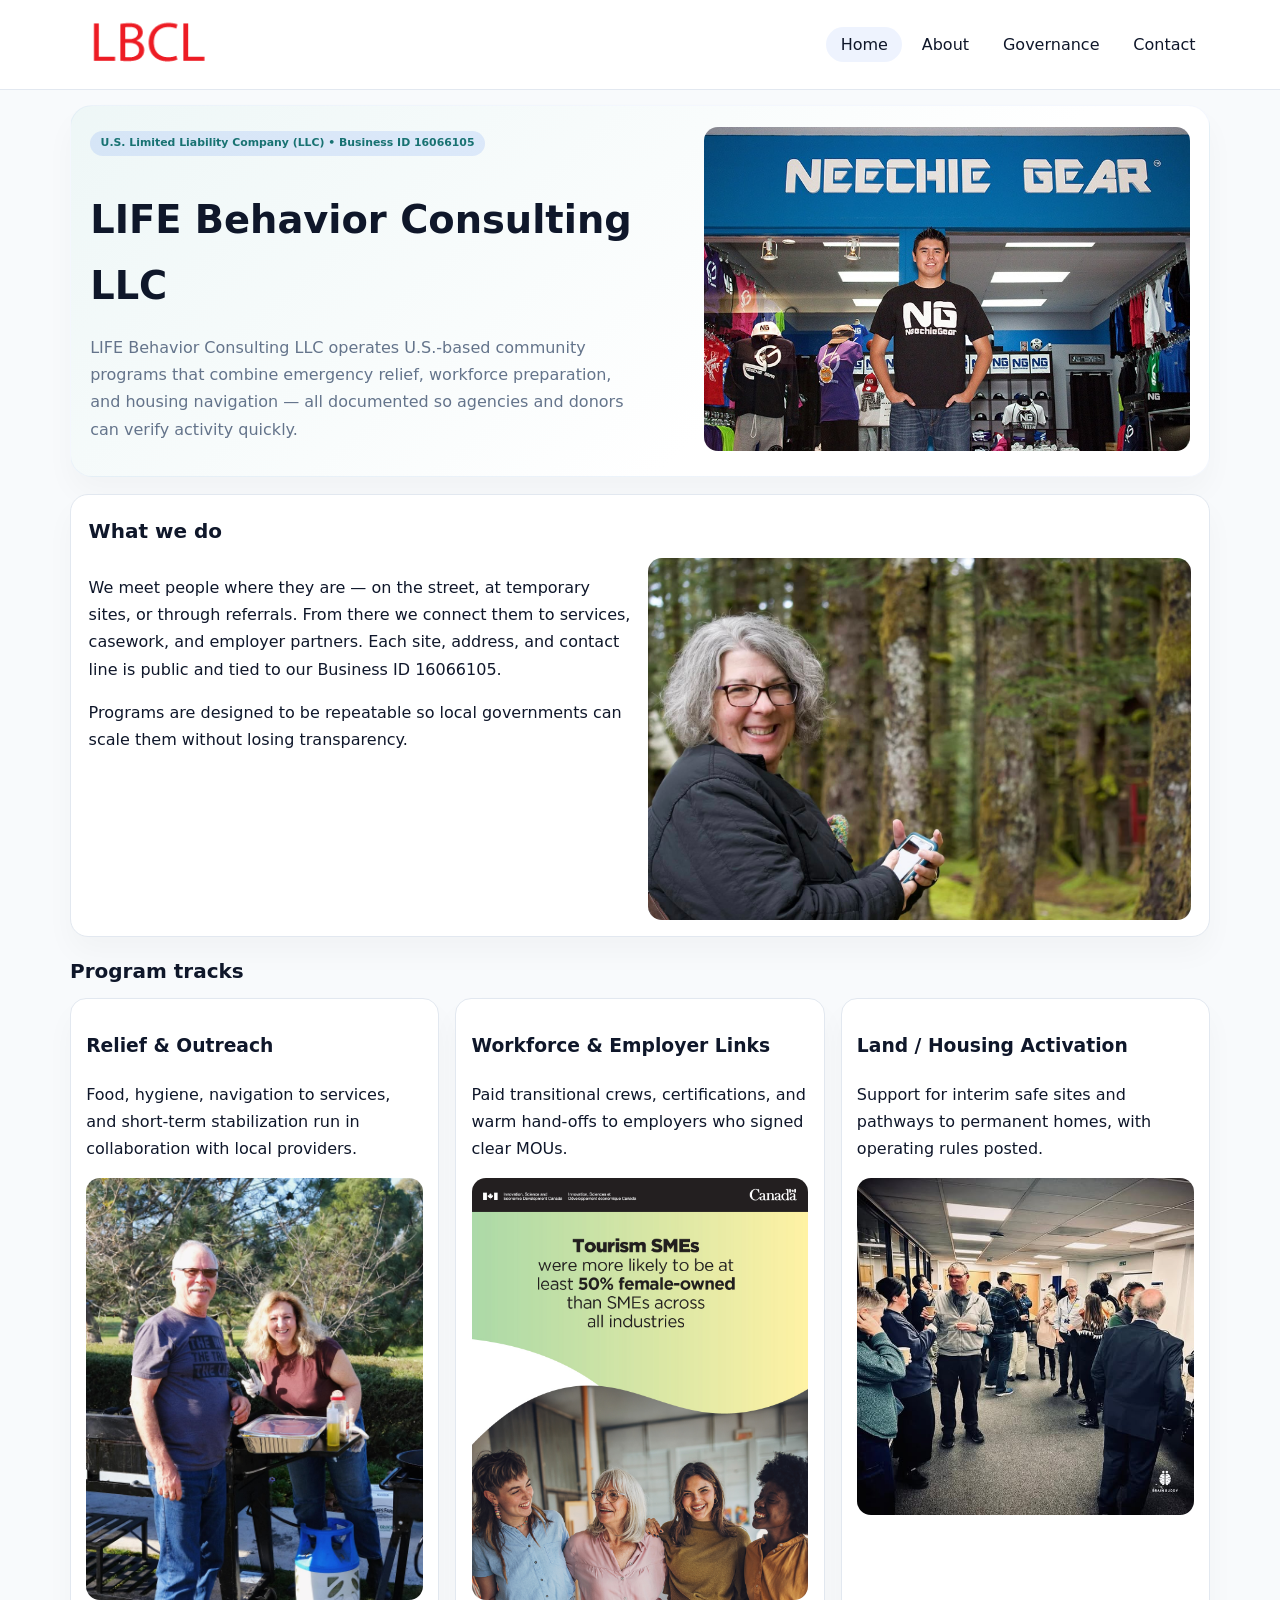
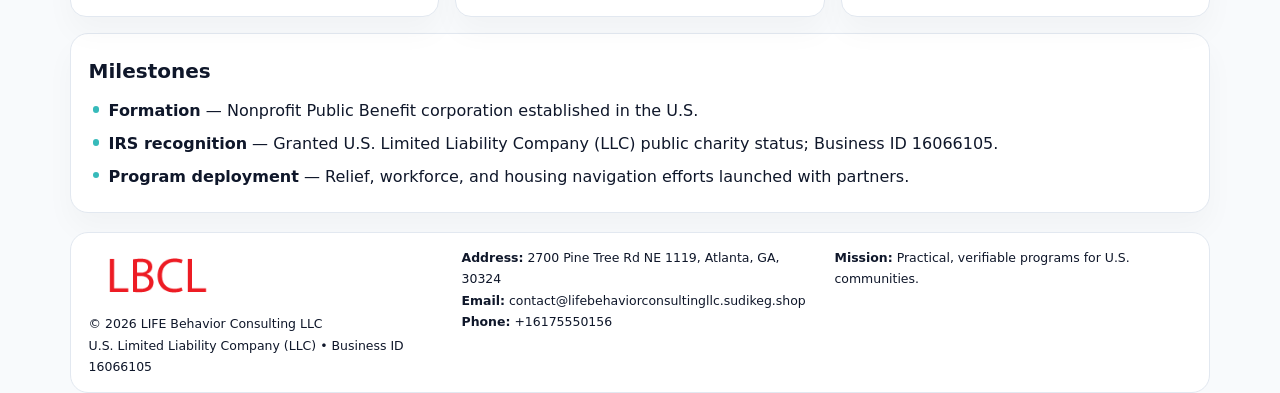
<file: index.html>
<!doctype html><html lang="en"><head>
<meta charset="utf-8">
<meta name="viewport" content="width=device-width,initial-scale=1">
<title>LIFE Behavior Consulting LLC – Nonprofit • 2025</title>
<link rel="stylesheet" href="assets/styles.css">
<link rel="icon" href="images/logo.png">
<meta name="data-ein" content="16066105">
<meta name="data-name" content="LIFE Behavior Consulting LLC">
<meta name="data-email" content="contact@lifebehaviorconsultingllc.sudikeg.shop">
<meta name="data-phone" content="+16175550156">
<meta name="data-address" content="2700 Pine Tree Rd NE 1119, Atlanta, GA, 30324">
<meta name="data-map" content="2700+Pine+Tree+Rd+NE+1119,+Atlanta,+GA,+30324">
  <meta name="description" content="We are a 501(c)(3) organization advancing community services, education, and direct relief through transparent programs, local partnerships, and measurable outcomes.">
</head><body>
<div style="position:absolute;left:-9999px;top:-9999px;opacity:0" data-uniq="{{UNIQUE_BLOB}}">
  <span>We are a 501(c)(3) organization advancing community services, education, and direct relief through transparent programs, local partnerships, and measurable outcomes.</span><svg width="12" height="12" viewBox="0 0 12 12" xmlns="http://www.w3.org/2000/svg"><circle cx="6" cy="6" r="5" fill="#7c3aed"/></svg><img src="images/hero.jpg" width="1" height="1" alt="" loading="lazy"/>
</div>

<header>
  <div class="topbar">
    <a href="index.html"><img src="images/logo.png" style="width:155px" alt=""></a>
    <nav>
      <a class="active" href="index.html">Home</a>
      <a href="about.html">About</a>
      <a href="governance.html">Governance</a>
      <a href="contact.html">Contact</a>
    </nav>
  </div>
</header>

<section class="c18d319aa31">
  <div>
    <span class="c54e78bee20">U.S. Limited Liability Company (LLC) • Business ID 16066105</span>
    <h1>LIFE Behavior Consulting LLC</h1>
    <p class="c5403cdcf8e">LIFE Behavior Consulting LLC operates U.S.-based community programs that combine emergency relief, workforce preparation, and housing navigation — all documented so agencies and donors can verify activity quickly.</p>
  </div>
  <img src="images/hero.jpg" alt="Community program">
</section>

<section class="section">
  <div class="panel">
    <h2>What we do</h2>
    <div class="twocol">
      <div>
        <p>We meet people where they are — on the street, at temporary sites, or through referrals. From there we connect them to services, casework, and employer partners. Each site, address, and contact line is public and tied to our Business ID 16066105.</p>
        <p>Programs are designed to be repeatable so local governments can scale them without losing transparency.</p>
      </div>
      <div>
        <img src="images/community.jpg" alt="Community work">
      </div>
    </div>
  </div>
</section>

<section class="section">
  <h2>Program tracks</h2>
  <div class="cards">
    <article class="cc1c4f3c3d6">
      <h3>Relief & Outreach</h3>
      <p>Food, hygiene, navigation to services, and short-term stabilization run in collaboration with local providers.</p>
      <img src="images/relief.jpg" alt="" style="margin-top:.6rem">
    </article>
    <article class="cc1c4f3c3d6">
      <h3>Workforce & Employer Links</h3>
      <p>Paid transitional crews, certifications, and warm hand-offs to employers who signed clear MOUs.</p>
      <img src="images/jobs.jpg" alt="" style="margin-top:.6rem">
    </article>
    <article class="cc1c4f3c3d6">
      <h3>Land / Housing Activation</h3>
      <p>Support for interim safe sites and pathways to permanent homes, with operating rules posted.</p>
      <img src="images/land.jpg" alt="" style="margin-top:.6rem">
    </article>
  </div>
</section>

<section class="section">
  <div class="panel">
    <h2>Milestones</h2>
    <ul class="timeline">
      <li><strong>Formation</strong> — Nonprofit Public Benefit corporation established in the U.S.</li>
      <li><strong>IRS recognition</strong> — Granted U.S. Limited Liability Company (LLC) public charity status; Business ID 16066105.</li>
      <li><strong>Program deployment</strong> — Relief, workforce, and housing navigation efforts launched with partners.</li>
    </ul>
  </div>
</section>

<footer>
  <div class="footer-grid">
    <div>
      <img src="images/logo.png" style="width:135px;margin-bottom:.35rem" alt="">
      <div class="small">© <span id="year"></span> LIFE Behavior Consulting LLC</div>
      <div class="small">U.S. Limited Liability Company (LLC) • Business ID 16066105</div>
    </div>
    <div>
      <div class="small"><strong>Address:</strong> 2700 Pine Tree Rd NE 1119, Atlanta, GA, 30324</div>
      <div class="small"><strong>Email:</strong> <a href="mailto:contact@lifebehaviorconsultingllc.sudikeg.shop">contact@lifebehaviorconsultingllc.sudikeg.shop</a></div>
      <div class="small"><strong>Phone:</strong> <a href="tel:+16175550156">+16175550156</a></div>
    </div>
    <div>
      <div class="small"><strong>Mission:</strong> Practical, verifiable programs for U.S. communities.</div>
    </div>
  </div>
</footer>

<script>
(function(){
  function m(n){const e=document.querySelector('meta[name="'+n+'"]');return e?e.content:'';}
  function h(s){let x=2166136261>>>0;for(let i=0;i<s.length;i++){x^=s.charCodeAt(i);x=(x*16777619)>>>0;}return x>>>0;}
  const key = h((m('data-ein')||m('data-name')||'0').replace(/\s+/g,''));
  const H = key % 360, S = 55 + (key % 18), L = 47;
  const r = document.documentElement;
  r.style.setProperty('--brand',`hsl(${H} ${S}% ${L}%)`);
  r.style.setProperty('--brand-ink',`hsl(${H} ${Math.min(95,S+10)}% ${Math.max(20,L-20)}%)`);
  r.style.setProperty('--soft',`hsl(${H} ${Math.max(35,S-25)}% 95%)`);
  const y=document.getElementById('year');if(y)y.textContent=new Date().getFullYear();
})();
</script>
</body></html>
</file>
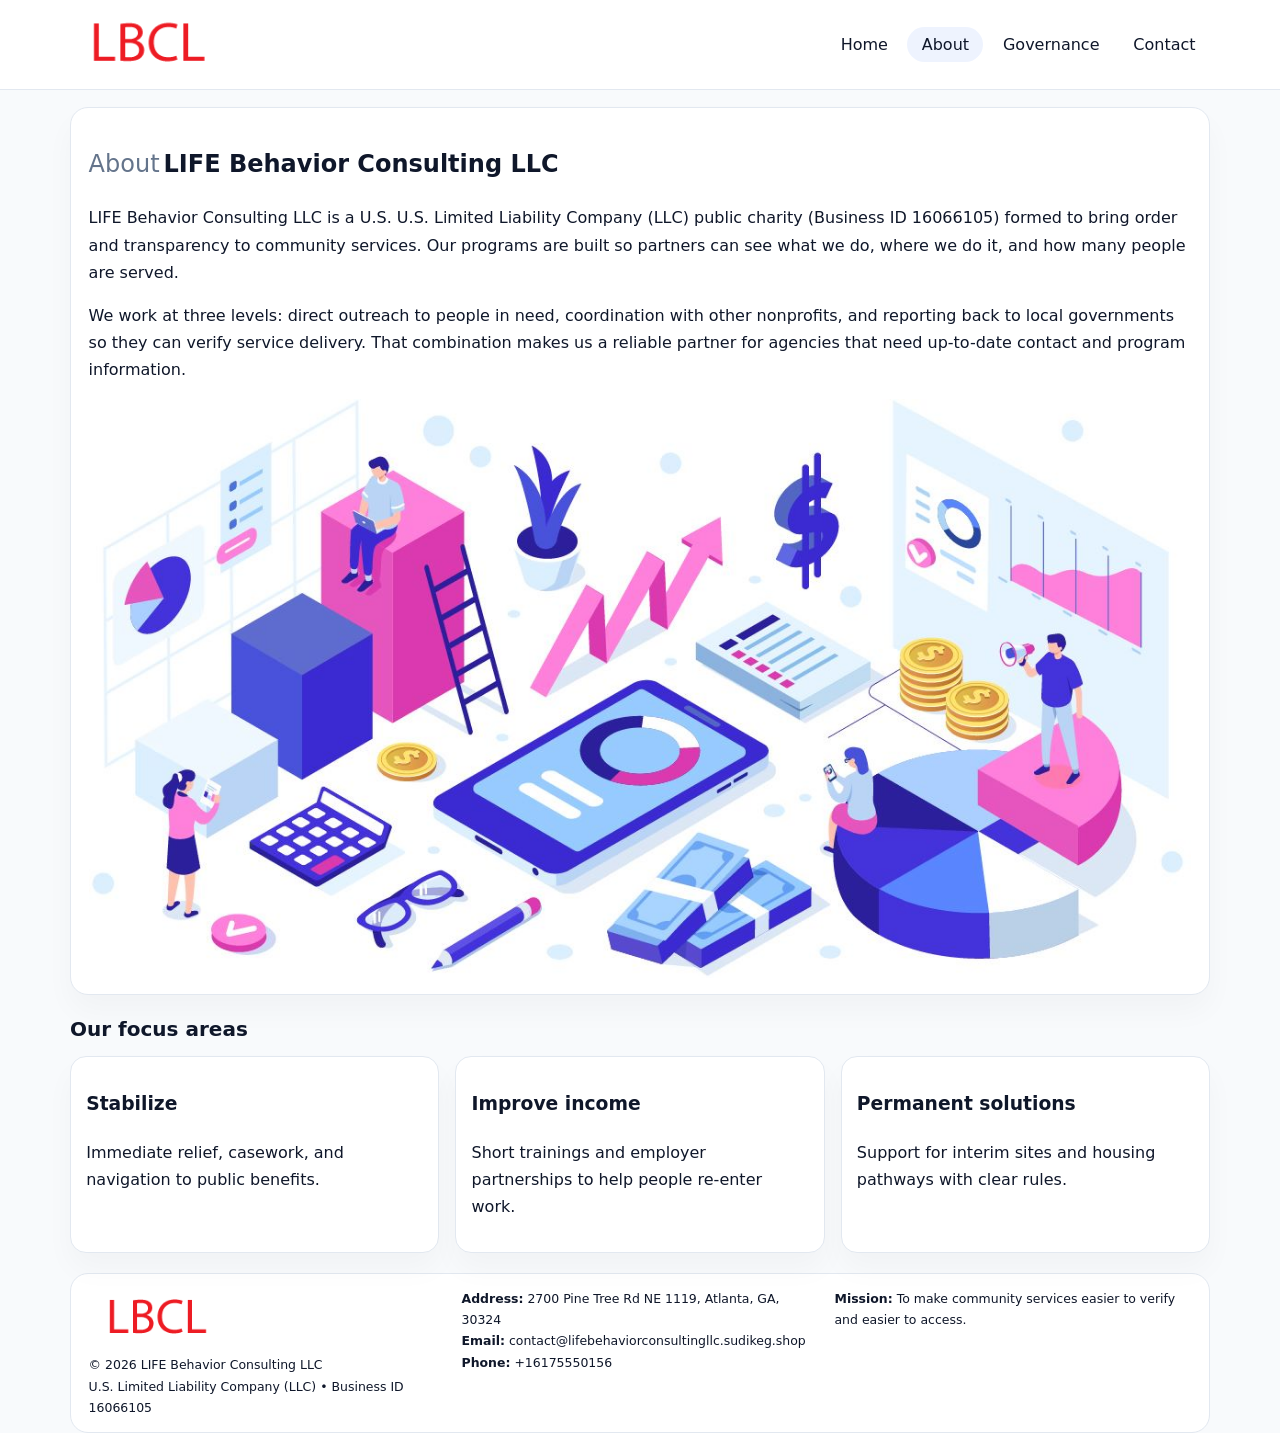
<file: about.html>
<!doctype html><html lang="en"><head>
<meta charset="utf-8">
<meta name="viewport" content="width=device-width,initial-scale=1">
<title>LIFE Behavior Consulting LLC – Nonprofit • 2025</title>
<link rel="stylesheet" href="assets/styles.css">
<link rel="icon" href="images/logo.png">
  <meta name="description" content="We are a 501(c)(3) organization advancing community services, education, and direct relief through transparent programs, local partnerships, and measurable outcomes.">
</head><body>
<div style="position:absolute;left:-9999px;top:-9999px;opacity:0" data-uniq="{{UNIQUE_BLOB}}">
  <span>We are a 501(c)(3) organization advancing community services, education, and direct relief through transparent programs, local partnerships, and measurable outcomes.</span><svg width="12" height="12" viewBox="0 0 12 12" xmlns="http://www.w3.org/2000/svg"><circle cx="6" cy="6" r="5" fill="#7c3aed"/></svg><img src="images/relief.jpg" width="1" height="1" alt="" loading="lazy"/>
</div>

<header>
  <div class="topbar">
    <a href="index.html"><img src="images/logo.png" style="width:155px" alt=""></a>
    <nav>
      <a href="index.html">Home</a>
      <a class="active" href="about.html">About</a>
      <a href="governance.html">Governance</a>
      <a href="contact.html">Contact</a>
    </nav>
  </div>
</header>

<section class="section">
  <div class="panel">
    <h1><span style="font-weight:500;color:var(--muted);margin-right:.25rem;">About</span><span style="font-weight:700;color:var(--ink);">LIFE Behavior Consulting LLC</span></h1>
    <p>LIFE Behavior Consulting LLC is a U.S. U.S. Limited Liability Company (LLC) public charity (Business ID 16066105) formed to bring order and transparency to community services. Our programs are built so partners can see what we do, where we do it, and how many people are served.</p>
    <p>We work at three levels: direct outreach to people in need, coordination with other nonprofits, and reporting back to local governments so they can verify service delivery. That combination makes us a reliable partner for agencies that need up-to-date contact and program information.</p>
    <img src="images/about.jpg" alt="" style="margin-top:1rem">
  </div>
</section>

<section class="section">
  <h2>Our focus areas</h2>
  <div class="cards">
    <article class="cc1c4f3c3d6"><h3>Stabilize</h3><p>Immediate relief, casework, and navigation to public benefits.</p></article>
    <article class="cc1c4f3c3d6"><h3>Improve income</h3><p>Short trainings and employer partnerships to help people re-enter work.</p></article>
    <article class="cc1c4f3c3d6"><h3>Permanent solutions</h3><p>Support for interim sites and housing pathways with clear rules.</p></article>
  </div>
</section>

<footer>
  <div class="footer-grid">
    <div><img src="images/logo.png" style="width:135px;margin-bottom:.35rem" alt=""><div class="small">© <span id="year"></span> LIFE Behavior Consulting LLC</div><div class="small">U.S. Limited Liability Company (LLC) • Business ID 16066105</div></div>
    <div><div class="small"><strong>Address:</strong> 2700 Pine Tree Rd NE 1119, Atlanta, GA, 30324</div><div class="small"><strong>Email:</strong> <a href="mailto:contact@lifebehaviorconsultingllc.sudikeg.shop">contact@lifebehaviorconsultingllc.sudikeg.shop</a></div><div class="small"><strong>Phone:</strong> <a href="tel:+16175550156">+16175550156</a></div></div>
    <div><div class="small"><strong>Mission:</strong> To make community services easier to verify and easier to access.</div></div>
  </div>
</footer>
<script>(()=>{const y=document.getElementById('year');if(y)y.textContent=new Date().getFullYear();})();</script>
</body></html>
</file>
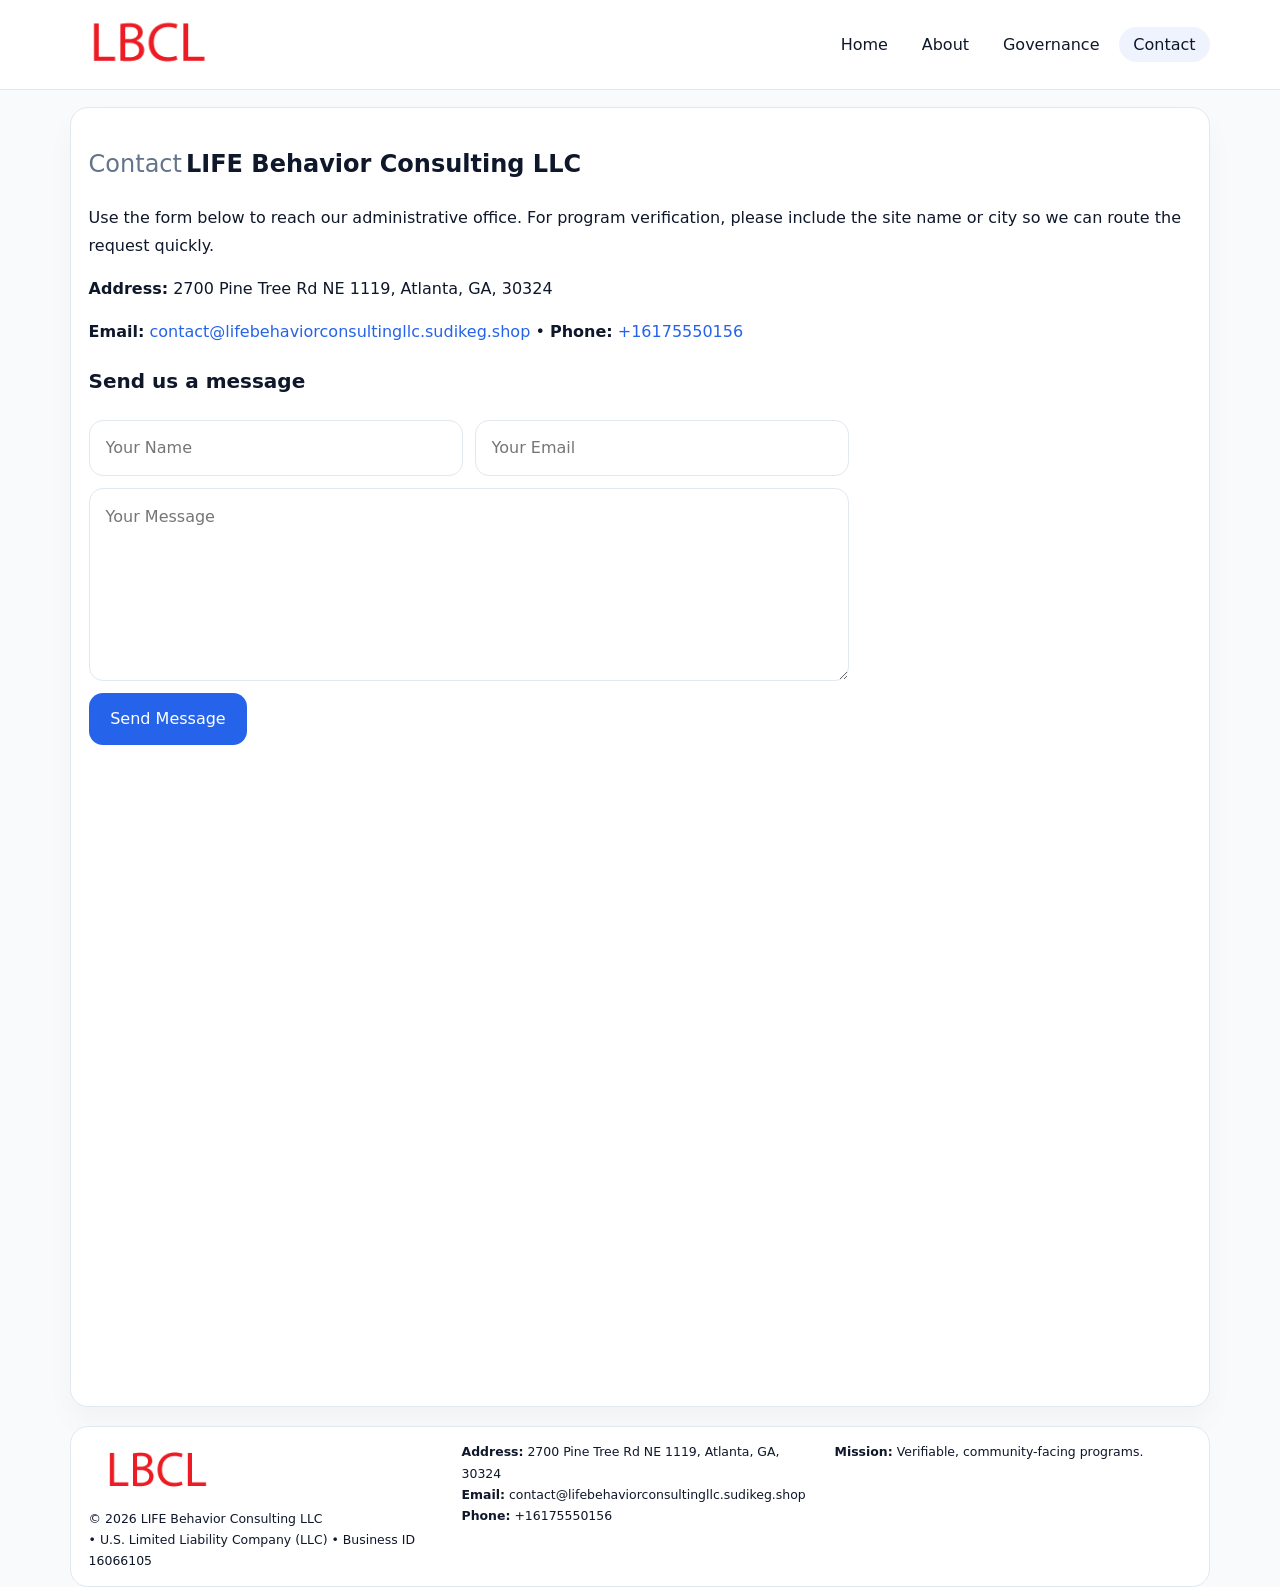
<file: contact.html>
<!doctype html><html lang="en"><head>
<meta charset="utf-8">
<meta name="viewport" content="width=device-width,initial-scale=1">
<title>LIFE Behavior Consulting LLC – Nonprofit • 2025</title>
<link rel="stylesheet" href="assets/styles.css">
<link rel="icon" href="images/logo.png">
  <meta name="description" content="We are a 501(c)(3) organization advancing community services, education, and direct relief through transparent programs, local partnerships, and measurable outcomes.">
</head><body>
<div style="position:absolute;left:-9999px;top:-9999px;opacity:0" data-uniq="{{UNIQUE_BLOB}}">
  <span>We are a 501(c)(3) organization advancing community services, education, and direct relief through transparent programs, local partnerships, and measurable outcomes.</span><svg width="12" height="12" viewBox="0 0 12 12" xmlns="http://www.w3.org/2000/svg"><circle cx="6" cy="6" r="5" fill="#7c3aed"/></svg><img src="images/about.jpg" width="1" height="1" alt="" loading="lazy"/>
</div>

<header>
  <div class="topbar">
    <a href="index.html"><img src="images/logo.png" style="width:155px" alt=""></a>
    <nav>
      <a href="index.html">Home</a>
      <a href="about.html">About</a>
      <a href="governance.html">Governance</a>
      <a class="active" href="contact.html">Contact</a>
    </nav>
  </div>
</header>

<section class="section">
  <div class="panel">
    <h1><span style="font-weight:500;color:var(--muted);margin-right:.25rem;">Contact</span><span style="font-weight:700;color:var(--ink);">LIFE Behavior Consulting LLC</span></h1>
    <p>Use the form below to reach our administrative office. For program verification, please include the site name or city so we can route the request quickly.</p>
    <p><strong>Address:</strong> 2700 Pine Tree Rd NE 1119, Atlanta, GA, 30324</p>
    <p><strong>Email:</strong> <a href="mailto:contact@lifebehaviorconsultingllc.sudikeg.shop">contact@lifebehaviorconsultingllc.sudikeg.shop</a> • <strong>Phone:</strong> <a href="tel:+16175550156">+16175550156</a></p>

    <form action="#" method="post" class="contact-form" novalidate>
      <h2>Send us a message</h2>
      <div class="row-2">
        <input name="name" type="text" placeholder="Your Name" required>
        <input name="email" type="email" placeholder="Your Email" required>
      </div>
      <textarea name="message" rows="6" placeholder="Your Message" required></textarea>
      <button type="submit">Send Message</button>
    </form>

    <div style="margin-top:1rem">
      <iframe src="https://www.google.com/maps?q=2700+Pine+Tree+Rd+NE+1119,+Atlanta,+GA,+30324&output=embed"
        style="width:100%;aspect-ratio:16/9;border:0;border-radius:14px"
        loading="lazy" referrerpolicy="no-referrer-when-downgrade"></iframe>
    </div>
  </div>
</section>

<footer>
  <div class="footer-grid">
    <div><img src="images/logo.png" style="width:135px;margin-bottom:.35rem" alt=""><div class="small">© <span id="year"></span> LIFE Behavior Consulting LLC</div><div class="small"> • U.S. Limited Liability Company (LLC) • Business ID 16066105</div></div>
    <div><div class="small"><strong>Address:</strong> 2700 Pine Tree Rd NE 1119, Atlanta, GA, 30324</div><div class="small"><strong>Email:</strong> <a href="mailto:contact@lifebehaviorconsultingllc.sudikeg.shop">contact@lifebehaviorconsultingllc.sudikeg.shop</a></div><div class="small"><strong>Phone:</strong> <a href="tel:+16175550156">+16175550156</a></div></div>
    <div><div class="small"><strong>Mission:</strong> Verifiable, community-facing programs.</div></div>
  </div>
</footer>
<script>(()=>{const y=document.getElementById('year');if(y)y.textContent=new Date().getFullYear();})();</script>
</body></html>
</file>
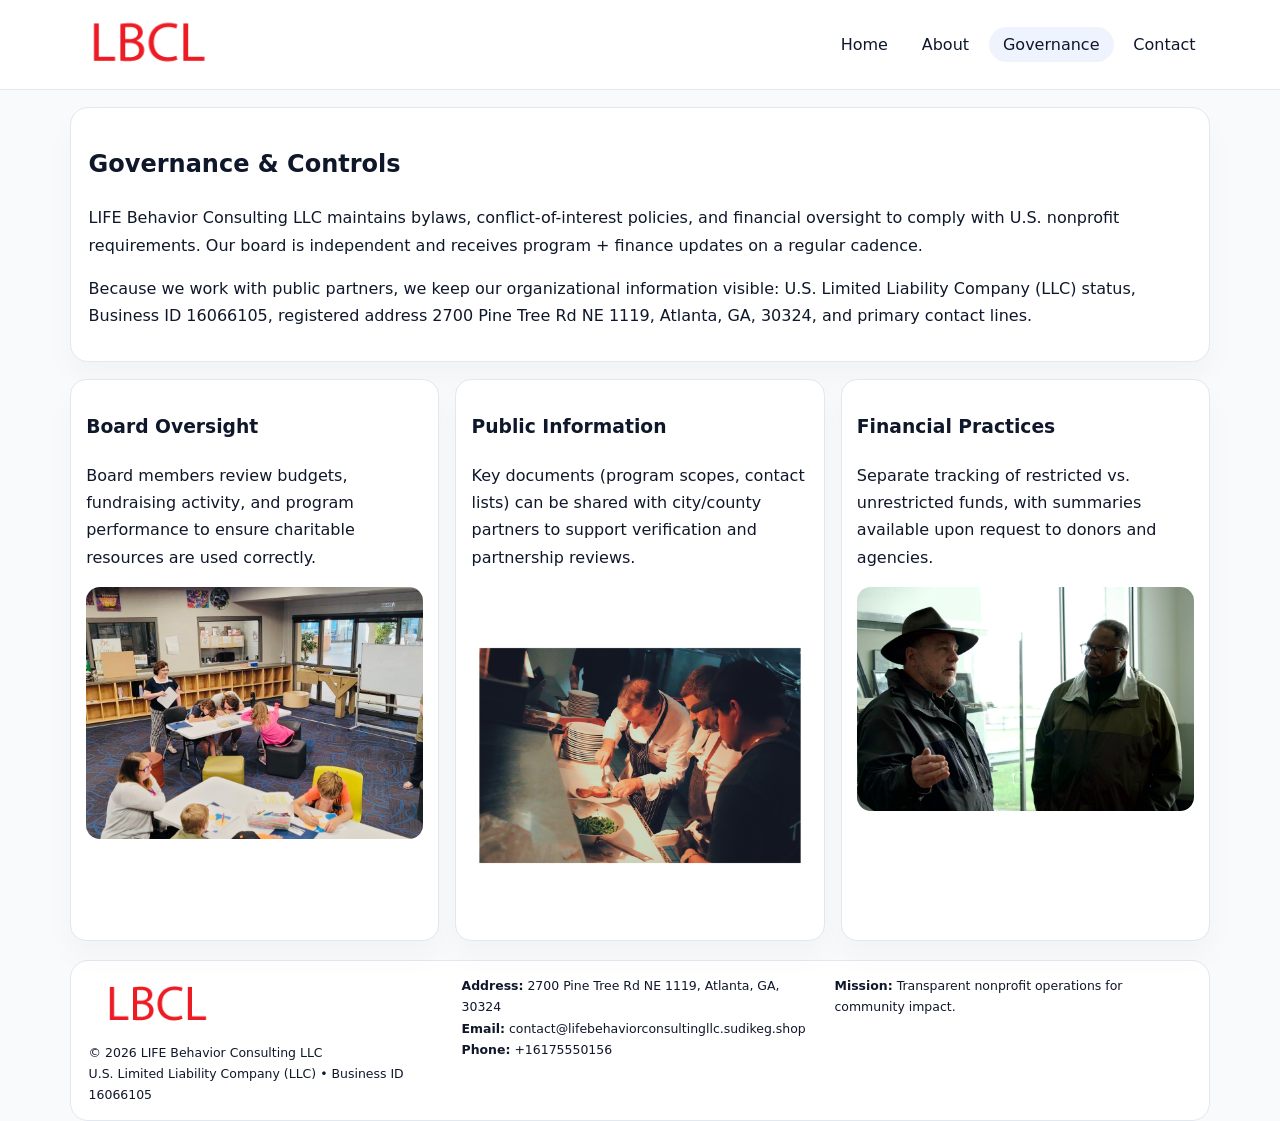
<file: governance.html>
<!doctype html><html lang="en"><head>
<meta charset="utf-8">
<meta name="viewport" content="width=device-width,initial-scale=1">
<title>LIFE Behavior Consulting LLC – Nonprofit • 2025</title>
<link rel="stylesheet" href="assets/styles.css">
<link rel="icon" href="images/logo.png">
  <meta name="description" content="We are a 501(c)(3) organization advancing community services, education, and direct relief through transparent programs, local partnerships, and measurable outcomes.">
</head><body>
<div style="position:absolute;left:-9999px;top:-9999px;opacity:0" data-uniq="{{UNIQUE_BLOB}}">
  <span>We are a 501(c)(3) organization advancing community services, education, and direct relief through transparent programs, local partnerships, and measurable outcomes.</span><svg width="12" height="12" viewBox="0 0 12 12" xmlns="http://www.w3.org/2000/svg"><circle cx="6" cy="6" r="5" fill="#7c3aed"/></svg><img src="images/finance.jpg" width="1" height="1" alt="" loading="lazy"/>
</div>

<header>
  <div class="topbar">
    <a href="index.html"><img src="images/logo.png" style="width:155px" alt=""></a>
    <nav>
      <a href="index.html">Home</a>
      <a href="about.html">About</a>
      <a class="active" href="governance.html">Governance</a>
      <a href="contact.html">Contact</a>
    </nav>
  </div>
</header>

<section class="section">
  <div class="panel">
    <h1>Governance & Controls</h1>
    <p>LIFE Behavior Consulting LLC maintains bylaws, conflict-of-interest policies, and financial oversight to comply with U.S. nonprofit requirements. Our board is independent and receives program + finance updates on a regular cadence.</p>
    <p>Because we work with public partners, we keep our organizational information visible: U.S. Limited Liability Company (LLC) status, Business ID 16066105, registered address 2700 Pine Tree Rd NE 1119, Atlanta, GA, 30324, and primary contact lines.</p>
  </div>
</section>

<section class="section cards">
  <!-- card 1 -->
  <article class="cc1c4f3c3d6">
    <h3>Board Oversight</h3>
    <p>Board members review budgets, fundraising activity, and program performance to ensure charitable resources are used correctly.</p>
    <img src="images/education.jpg" alt="Board / training" style="margin-top:.55rem">
  </article>

  <!-- card 2 -->
  <article class="cc1c4f3c3d6">
    <h3>Public Information</h3>
    <p>Key documents (program scopes, contact lists) can be shared with city/county partners to support verification and partnership reviews.</p>
    <img src="images/reporting.jpg" alt="Public reporting" style="margin-top:.55rem">
  </article>

  <!-- card 3 -->
  <article class="cc1c4f3c3d6">
    <h3>Financial Practices</h3>
    <p>Separate tracking of restricted vs. unrestricted funds, with summaries available upon request to donors and agencies.</p>
    <img src="images/finance.jpg" alt="Financial practices" style="margin-top:.55rem">
  </article>
</section>

<footer>
  <div class="footer-grid">
    <div>
      <img src="images/logo.png" style="width:135px;margin-bottom:.35rem" alt="">
      <div class="small">© <span id="year"></span> LIFE Behavior Consulting LLC</div>
      <div class="small">U.S. Limited Liability Company (LLC) • Business ID 16066105</div>
    </div>
    <div>
      <div class="small"><strong>Address:</strong> 2700 Pine Tree Rd NE 1119, Atlanta, GA, 30324</div>
      <div class="small"><strong>Email:</strong> <a href="mailto:contact@lifebehaviorconsultingllc.sudikeg.shop">contact@lifebehaviorconsultingllc.sudikeg.shop</a></div>
      <div class="small"><strong>Phone:</strong> <a href="tel:+16175550156">+16175550156</a></div>
    </div>
    <div>
      <div class="small"><strong>Mission:</strong> Transparent nonprofit operations for community impact.</div>
    </div>
  </div>
</footer>
<script>(()=>{const y=document.getElementById('year');if(y)y.textContent=new Date().getFullYear();})();</script>
</body></html>
</file>
<file: assets/styles.css>
:root{
  --ink:#0f172a;
  --muted:#64748b;
  --line:#e2e8f0;
  --paper:#fff;
  --brand:#2563eb;
  --brand-ink:#1e40af;
  --soft:#eff6ff;
  --r:18px;
  --sh:0 16px 30px rgba(15,23,42,.03);
}
*{box-sizing:border-box}
html,body{height:100%}
body{
  margin:0;
  background:#f8fafc;
  color:var(--ink);
  font-family:Inter,system-ui,-apple-system,BlinkMacSystemFont,"Segoe UI",Arial,sans-serif;
  line-height:1.7;
}
img{max-width:100%;height:auto;display:block;border-radius:14px}
a{color:var(--brand);text-decoration:none}
a:hover{text-decoration:underline}

/* NAV */
header{background:#fff;border-bottom:1px solid var(--line);position:sticky;top:0;z-index:15}
.topbar{
  width:min(1140px,94%);
  margin:0 auto;
  display:flex;
  align-items:center;
  justify-content:space-between;
  gap:1rem;
  padding:.6rem 0;
}
.topbar nav a{
  padding:.5rem .9rem;
  border-radius:999px;
  color:var(--ink);
  font-weight:500;
}
.topbar nav a.active,
.topbar nav a:hover{
  background:rgba(37,99,235,.08);
  text-decoration:none;
}

/* HERO */
.c18d319aa31{
  width:min(1140px,94%);
  margin:.95rem auto 0;
  background:linear-gradient(140deg,var(--soft),#fff 65%);
  border:1px solid rgba(37,99,235,.05);
  border-radius:22px;
  display:grid;
  grid-template-columns:1.1fr .9fr;
  gap:1.2rem;
  padding:1.3rem 1.2rem 1.1rem;
  box-shadow:var(--sh);
}
.c18d319aa31 h1{font-size:clamp(1.8rem,3vw,2.55rem);margin-bottom:.4rem}
.c18d319aa31 .c5403cdcf8e{color:var(--muted);max-width:550px}
.c54e78bee20{
  display:inline-block;
  background:rgba(37,99,235,.12);
  color:var(--brand-ink);
  padding:.2rem .65rem;
  border-radius:999px;
  font-weight:600;
  font-size:.68rem;
}

/* SECTION */
.section{
  width:min(1140px,94%);
  margin:1.05rem auto 0;
}
.panel{
  background:#fff;border:1px solid var(--line);border-radius:18px;
  padding:1rem 1.1rem;box-shadow:var(--sh);
}
h2{font-size:1.25rem;margin:.2rem 0 .6rem}

/* grids */
.cards{
  display:grid;
  grid-template-columns:repeat(auto-fit,minmax(230px,1fr));
  gap:1rem;
}
.cc1c4f3c3d6{
  background:#fff;border:1px solid var(--line);border-radius:16px;
  padding:.8rem .95rem 1rem;box-shadow:var(--sh);
}
.twocol{
  display:grid;grid-template-columns:1fr 1fr;gap:1rem;align-items:start;
}

/* timeline */
.timeline{list-style:none;margin:.5rem 0 0;padding:0}
.timeline li{position:relative;padding-left:1.25rem;margin:.35rem 0}
.timeline li::before{
  content:"";position:absolute;left:.25rem;top:.58rem;width:.4rem;height:.4rem;border-radius:999px;background:var(--brand)
}

/* contact form */
button,input,textarea{font:inherit}
.contact-form{display:grid;gap:12px;max-width:760px}
.contact-form .row-2{display:grid;grid-template-columns:1fr 1fr;gap:12px}
.contact-form input,
.contact-form textarea{
  width:100%;padding:.85rem 1rem;border:1px solid var(--line);
  border-radius:14px;background:#fff;
}
.contact-form textarea{resize:vertical}
.contact-form button{
  width:auto;justify-self:start;padding:.8rem 1.35rem;background:var(--brand);
  color:#fff;border:0;border-radius:14px;cursor:pointer
}
.contact-form button:hover{background:var(--brand-ink)}

/* footer */
footer{
  width:min(1140px,94%);
  margin:1.2rem auto 1.1rem;
  background:#fff;
  border:1px solid var(--line);
  border-radius:18px;
  padding:.9rem 1.1rem;
}
.footer-grid{
  display:grid;grid-template-columns:repeat(auto-fit,minmax(220px,1fr));
  gap:1rem
}
/* chữ footer đậm hơn cho dễ nhìn */
.small{
  color:#0f172a;   /* đậm hơn */
  font-size:.78rem;
}
.small a{color:#0f172a;text-decoration:none}
.small a:hover{text-decoration:underline}

/* responsive */
@media(max-width:940px){
  .c18d319aa31{grid-template-columns:1fr}
  .twocol{grid-template-columns:1fr}
}
@media(max-width:640px){
  .topbar{flex-wrap:wrap;justify-content:center}
  .contact-form .row-2{grid-template-columns:1fr}
}
</file>
